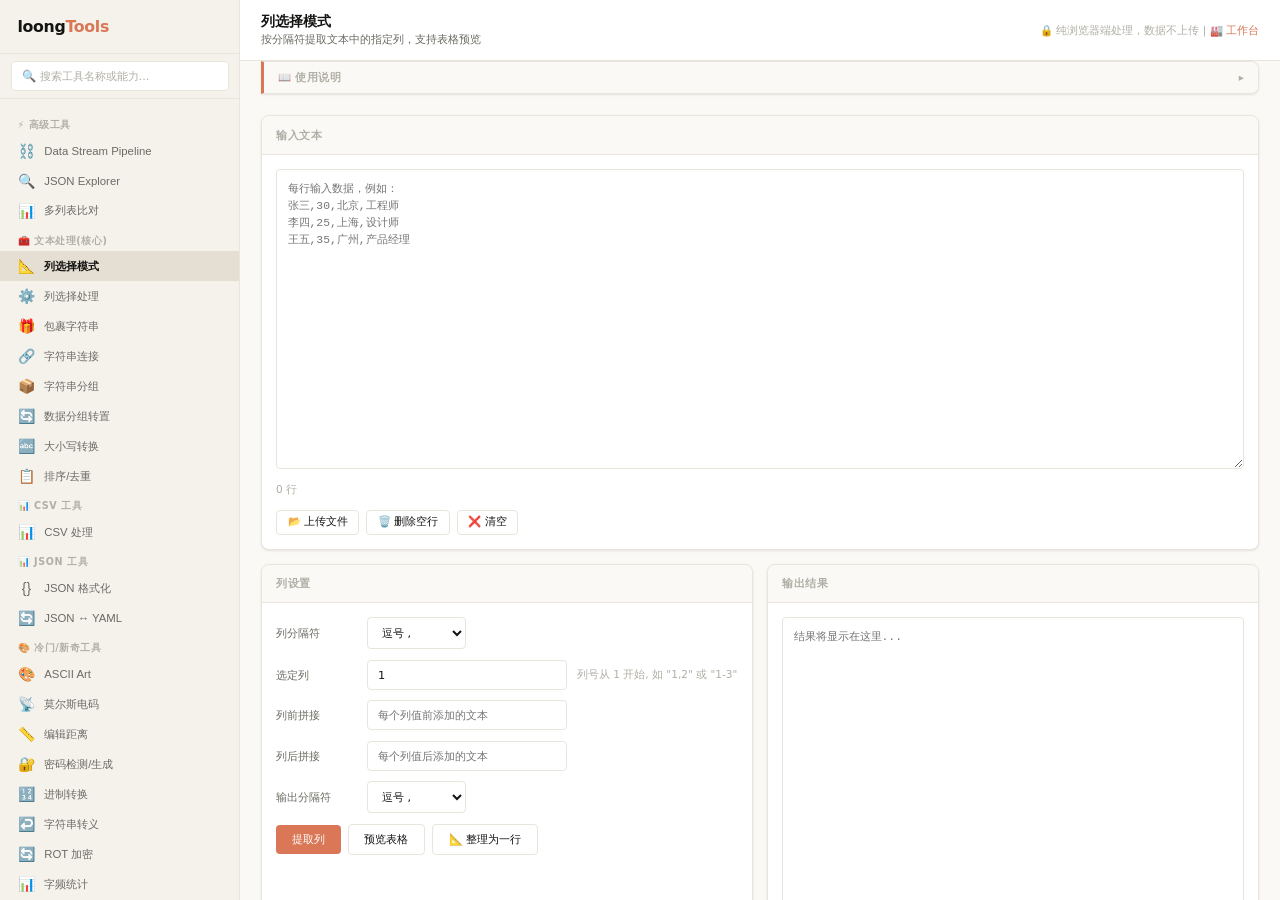
<file: index.html>
<!DOCTYPE html>
<html lang="zh-CN">
<head>
  <meta charset="UTF-8">
  <meta name="viewport" content="width=device-width, initial-scale=1.0">
  <title>loongTools - 开发者工具箱</title>
  <link rel="stylesheet" href="css/style.css">
  <link rel="icon" href="data:image/svg+xml,<svg xmlns=%22http://www.w3.org/2000/svg%22 viewBox=%220 0 100 100%22><text y=%22.9em%22 font-size=%2280%22>🐉</text></svg>">
</head>
<body>
  <div class="layout">
    <!-- Sidebar -->
    <nav class="sidebar">
      <div class="sidebar-logo">
        <h1>loong<span>Tools</span></h1>
      </div>
      <div class="sidebar-search">
        <input type="text" id="tool-search" placeholder="🔍 搜索工具名称或能力..." oninput="filterTools()">
      </div>
      <div class="sidebar-nav">
        <div class="nav-section">⚡ 高级工具</div>
        <button class="nav-item" data-tool="stream" onclick="navigateTo('stream')">
          <span class="icon">⛓️</span> Data Stream Pipeline
        </button>
        <button class="nav-item" data-tool="json-explorer" onclick="navigateTo('json-explorer')">
          <span class="icon">🔍</span> JSON Explorer
        </button>
        <button class="nav-item" data-tool="list-compare" onclick="navigateTo('list-compare')">
          <span class="icon">📊</span> 多列表比对
        </button>

        <div class="nav-section">🧰 文本处理(核心)</div>
        <button class="nav-item" data-tool="col-select" onclick="navigateTo('col-select')">
          <span class="icon">📐</span> 列选择模式
        </button>
        <button class="nav-item" data-tool="col-process" onclick="navigateTo('col-process')">
          <span class="icon">⚙️</span> 列选择处理
        </button>
        <button class="nav-item" data-tool="string-wrap" onclick="navigateTo('string-wrap')">
          <span class="icon">🎁</span> 包裹字符串
        </button>
        <button class="nav-item" data-tool="string-join" onclick="navigateTo('string-join')">
          <span class="icon">🔗</span> 字符串连接
        </button>
        <button class="nav-item" data-tool="line-group" onclick="navigateTo('line-group')">
          <span class="icon">📦</span> 字符串分组
        </button>
        <button class="nav-item" data-tool="group-transpose" onclick="navigateTo('group-transpose')">
          <span class="icon">🔄</span> 数据分组转置
        </button>
        <button class="nav-item" data-tool="case-convert" onclick="navigateTo('case-convert')">
          <span class="icon">🔤</span> 大小写转换
        </button>
        <button class="nav-item" data-tool="text-sort" onclick="navigateTo('text-sort')">
          <span class="icon">📋</span> 排序/去重
        </button>

        <div class="nav-section">📊 CSV 工具</div>
        <button class="nav-item" data-tool="csv-process" onclick="navigateTo('csv-process')">
          <span class="icon">📊</span> CSV 处理
        </button>

        <div class="nav-section">📊 JSON 工具</div>
        <button class="nav-item" data-tool="json" onclick="navigateTo('json')">
          <span class="icon">{} </span> JSON 格式化
        </button>
        <button class="nav-item" data-tool="json-yaml" onclick="navigateTo('json-yaml')">
          <span class="icon">🔄</span> JSON ↔ YAML
        </button>

        <div class="nav-section">🎨 冷门/新奇工具</div>
        <button class="nav-item" data-tool="ascii-art" onclick="navigateTo('ascii-art')">
          <span class="icon">🎨</span> ASCII Art
        </button>
        <button class="nav-item" data-tool="morse" onclick="navigateTo('morse')">
          <span class="icon">📡</span> 莫尔斯电码
        </button>
        <button class="nav-item" data-tool="levenshtein" onclick="navigateTo('levenshtein')">
          <span class="icon">📏</span> 编辑距离
        </button>
        <button class="nav-item" data-tool="password" onclick="navigateTo('password')">
          <span class="icon">🔐</span> 密码检测/生成
        </button>
        <button class="nav-item" data-tool="base-convert" onclick="navigateTo('base-convert')">
          <span class="icon">🔢</span> 进制转换
        </button>
        <button class="nav-item" data-tool="string-escape" onclick="navigateTo('string-escape')">
          <span class="icon">↩️</span> 字符串转义
        </button>
        <button class="nav-item" data-tool="rot" onclick="navigateTo('rot')">
          <span class="icon">🔄</span> ROT 加密
        </button>
        <button class="nav-item" data-tool="wordfreq" onclick="navigateTo('wordfreq')">
          <span class="icon">📊</span> 字频统计
        </button>
        <button class="nav-item" data-tool="roman" onclick="navigateTo('roman')">
          <span class="icon">🏛️</span> 罗马数字
        </button>
        <button class="nav-item" data-tool="text-repeat" onclick="navigateTo('text-repeat')">
          <span class="icon">🔁</span> 文本重复/行号
        </button>
        <button class="nav-item" data-tool="css-units" onclick="navigateTo('css-units')">
          <span class="icon">📐</span> CSS 单位换算
        </button>
        <button class="nav-item" data-tool="color-convert" onclick="navigateTo('color-convert')">
          <span class="icon">🎨</span> 颜色转换
        </button>
        <button class="nav-item" data-tool="spring-boot-banner" onclick="navigateTo('spring-boot-banner')">
          <span class="icon">🍃</span> Spring Boot Banner
        </button>

        <div class="nav-section">🔐 编码解码</div>
        <button class="nav-item" data-tool="base64" onclick="navigateTo('base64')">
          <span class="icon">🔏</span> Base64
        </button>
        <button class="nav-item" data-tool="url" onclick="navigateTo('url')">
          <span class="icon">🔗</span> URL 编码
        </button>
        <button class="nav-item" data-tool="html" onclick="navigateTo('html')">
          <span class="icon">🌐</span> HTML 编码
        </button>

        <div class="nav-section">🔒 安全 & 生成</div>
        <button class="nav-item" data-tool="hash" onclick="navigateTo('hash')">
          <span class="icon">🔑</span> 哈希计算
        </button>
        <button class="nav-item" data-tool="uuid" onclick="navigateTo('uuid')">
          <span class="icon">🆔</span> UUID 生成
        </button>
        <button class="nav-item" data-tool="timestamp" onclick="navigateTo('timestamp')">
          <span class="icon">⏰</span> 时间戳转换
        </button>

        <div class="nav-section">🔍 其他工具</div>
        <button class="nav-item" data-tool="text-diff" onclick="navigateTo('text-diff')">
          <span class="icon">📝</span> 文本对比
        </button>
        <button class="nav-item" data-tool="regex" onclick="navigateTo('regex')">
          <span class="icon">🔬</span> 正则测试
        </button>

        <div class="nav-section">🧪 字符串管道(新)</div>
        <button class="nav-item" data-tool="string-pipeline" onclick="navigateTo('string-pipeline')">
          <span class="icon">⛓️</span> 字符串管道
        </button>

        <div class="nav-section">📦 实用工具</div>
        <button class="nav-item" data-tool="sql-formatter" onclick="navigateTo('sql-formatter')">
          <span class="icon">🗃️</span> SQL 格式化
        </button>
        <button class="nav-item" data-tool="mermaid" onclick="navigateTo('mermaid')">
          <span class="icon">📊</span> Mermaid 图表
        </button>
        <button class="nav-item" data-tool="cron" onclick="navigateTo('cron')">
          <span class="icon">⏰</span> Cron 解析
        </button>
        <button class="nav-item" data-tool="xml-formatter" onclick="navigateTo('xml-formatter')">
          <span class="icon">📄</span> XML 格式化
        </button>
        <button class="nav-item" data-tool="ua-parser" onclick="navigateTo('ua-parser')">
          <span class="icon">🌐</span> UA 解析
        </button>
        <button class="nav-item" data-tool="ascii-table" onclick="navigateTo('ascii-table')">
          <span class="icon">📊</span> ASCII 表格
        </button>
        <button class="nav-item" data-tool="date-format" onclick="navigateTo('date-format')">
          <span class="icon">⏱️</span> 日期格式转换
        </button>

        <div class="nav-section">🧩 冷门工具(续)</div>
        <button class="nav-item" data-tool="http-codes" onclick="navigateTo('http-codes')">
          <span class="icon">🌐</span> HTTP 状态码
        </button>
        <button class="nav-item" data-tool="ascii-codes" onclick="navigateTo('ascii-codes')">
          <span class="icon">🔣</span> ASCII 码表
        </button>
        <button class="nav-item" data-tool="data-size" onclick="navigateTo('data-size')">
          <span class="icon">💾</span> 数据大小换算
        </button>
        <button class="nav-item" data-tool="text-stats" onclick="navigateTo('text-stats')">
          <span class="icon">📈</span> 文本统计
        </button>
        <button class="nav-item" data-tool="time-duration" onclick="navigateTo('time-duration')">
          <span class="icon">⏳</span> 时间间隔换算
        </button>
        <button class="nav-item" data-tool="port-lookup" onclick="navigateTo('port-lookup')">
          <span class="icon">🔌</span> 端口查询
        </button>
      </div>
    </nav>

    <!-- Main Content -->
    <div class="main">
      <header class="header">
        <div>
          <h2><span id="tool-header-name">列选择模式</span></h2>
          <div id="tool-desc" class="tool-desc">按分隔符提取文本中的指定列</div>
        </div>
        <span class="header-desc">🔒 纯浏览器端处理，数据不上传 | <a href="waterfall.html" style="color:var(--accent);text-decoration:none">🏭 工作台</a></span>
      </header>

      <div class="tool-guide">
        <div class="tool-guide-header" onclick="toggleGuide()">
          <span class="tool-guide-title">📖 使用说明</span>
          <span class="tool-guide-toggle" id="guide-toggle">▸</span>
        </div>
        <div class="tool-guide-body" id="guide-body">暂无使用说明</div>
      </div>

      <div class="content">
        <!-- Tool Panels -->
        <div class="tool-panel" id="panel-stream"></div>
        <div class="tool-panel" id="panel-json-explorer"></div>
        <div class="tool-panel" id="panel-list-compare"></div>

        <div class="tool-panel" id="panel-col-select"></div>
        <div class="tool-panel" id="panel-col-process"></div>
        <div class="tool-panel" id="panel-string-wrap"></div>
        <div class="tool-panel" id="panel-string-join"></div>
        <div class="tool-panel" id="panel-line-group"></div>
        <div class="tool-panel" id="panel-group-transpose"></div>
        <div class="tool-panel" id="panel-case-convert"></div>
        <div class="tool-panel" id="panel-text-sort"></div>
        <div class="tool-panel" id="panel-csv-process"></div>
        <div class="tool-panel" id="panel-text-diff"></div>
        <div class="tool-panel" id="panel-regex"></div>
        <div class="tool-panel" id="panel-string-pipeline"></div>

        <div class="tool-panel" id="panel-json"></div>
        <div class="tool-panel" id="panel-json-yaml"></div>

        <div class="tool-panel" id="panel-base64"></div>
        <div class="tool-panel" id="panel-url"></div>
        <div class="tool-panel" id="panel-html"></div>

        <div class="tool-panel" id="panel-hash"></div>
        <div class="tool-panel" id="panel-uuid"></div>
        <div class="tool-panel" id="panel-timestamp"></div>

        <div class="tool-panel" id="panel-ascii-art"></div>
        <div class="tool-panel" id="panel-morse"></div>
        <div class="tool-panel" id="panel-levenshtein"></div>
        <div class="tool-panel" id="panel-password"></div>
        <div class="tool-panel" id="panel-base-convert"></div>
        <div class="tool-panel" id="panel-string-escape"></div>
        <div class="tool-panel" id="panel-rot"></div>
        <div class="tool-panel" id="panel-wordfreq"></div>
        <div class="tool-panel" id="panel-roman"></div>
        <div class="tool-panel" id="panel-text-repeat"></div>
        <div class="tool-panel" id="panel-css-units"></div>
        <div class="tool-panel" id="panel-color-convert"></div>

        <div class="tool-panel" id="panel-sql-formatter"></div>
        <div class="tool-panel" id="panel-mermaid"></div>
        <div class="tool-panel" id="panel-cron"></div>
        <div class="tool-panel" id="panel-xml-formatter"></div>
        <div class="tool-panel" id="panel-ua-parser"></div>
        <div class="tool-panel" id="panel-ascii-table"></div>
        <div class="tool-panel" id="panel-date-format"></div>

        <div class="tool-panel" id="panel-http-codes"></div>
        <div class="tool-panel" id="panel-ascii-codes"></div>
        <div class="tool-panel" id="panel-data-size"></div>
        <div class="tool-panel" id="panel-text-stats"></div>
        <div class="tool-panel" id="panel-time-duration"></div>
        <div class="tool-panel" id="panel-port-lookup"></div>
        <div class="tool-panel" id="panel-spring-boot-banner"></div>
      </div>
    </div>
  </div>

  <div class="toast" id="toast"></div>

  <script src="js/tools/stream-tools.js"></script>
  <script src="js/tools/adv-tools.js"></script>
  <script src="js/tools/text-tools.js"></script>
  <script src="js/tools/csv-tools.js"></script>
  <script src="js/tools/json-tools.js"></script>
  <script src="js/tools/encode-tools.js"></script>
  <script src="js/tools/more-tools.js"></script>
  <script src="js/tools/string-pipeline.js"></script>
  <script src="js/app.js"></script>
</body>
</html>
</file>
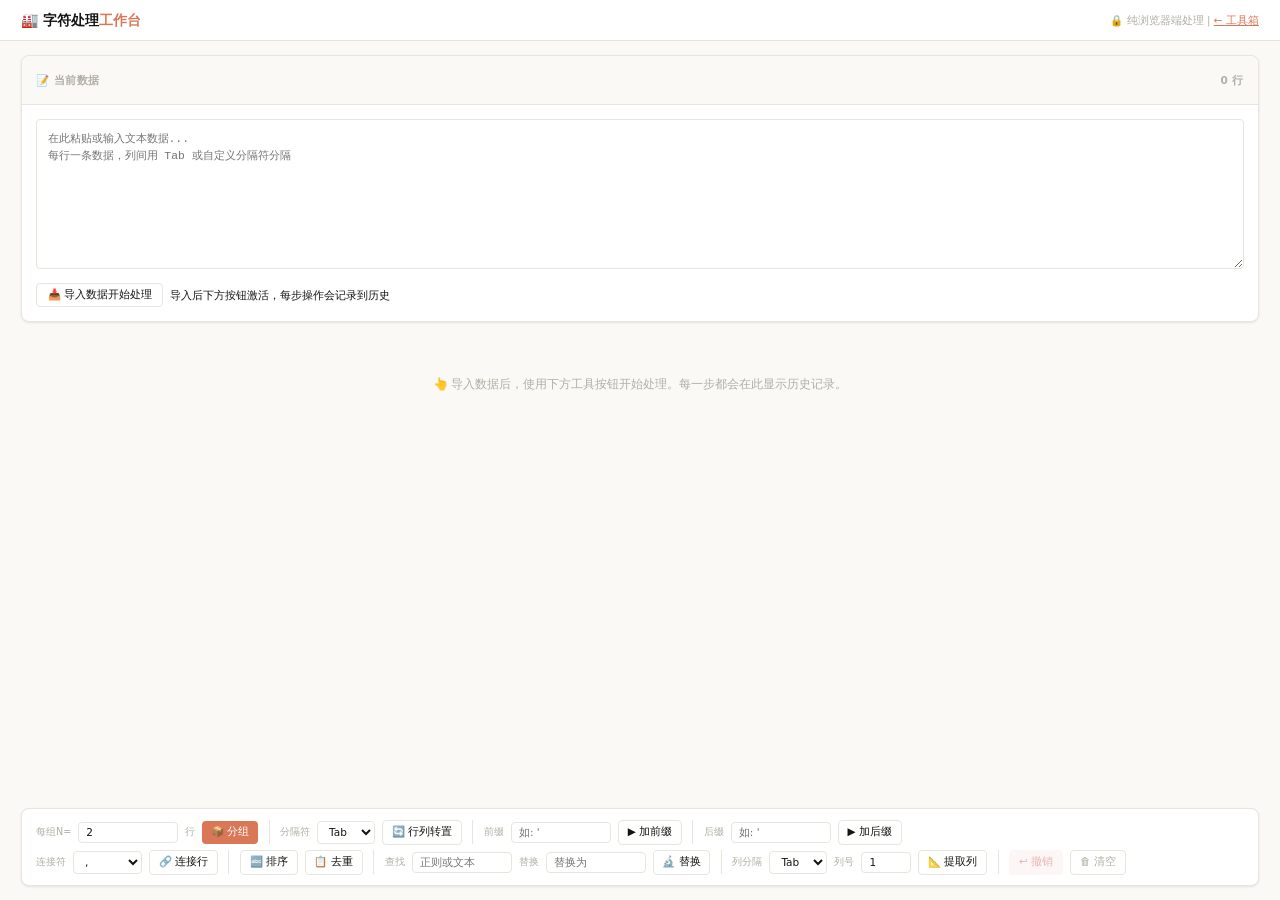
<file: waterfall.html>
<!DOCTYPE html>
<html lang="zh-CN">
<head>
  <meta charset="UTF-8">
  <meta name="viewport" content="width=device-width, initial-scale=1.0">
  <title>字符处理工作台 - loongTools</title>
  <link rel="stylesheet" href="css/style.css">
  <link rel="icon" href="data:image/svg+xml,<svg xmlns=%22http://www.w3.org/2000/svg%22 viewBox=%220 0 100 100%22><text y=%22.9em%22 font-size=%2280%22>🏭</text></svg>">
  <style>
    .wf-layout {
      display: flex;
      flex-direction: column;
      height: 100vh;
      overflow: hidden;
    }
    .wf-header {
      background: var(--surface);
      border-bottom: 1px solid var(--border);
      padding: 0.625rem 1.5rem;
      display: flex;
      align-items: center;
      justify-content: space-between;
      flex-shrink: 0;
    }
    .wf-header h1 {
      font-size: 1rem;
      font-weight: 700;
      color: var(--text);
    }
    .wf-header span { color: var(--accent); }
    .wf-body {
      flex: 1;
      display: flex;
      flex-direction: column;
      overflow: hidden;
      padding: 1rem 1.5rem;
      gap: 0.75rem;
    }
    .wf-data-card {
      flex-shrink: 0;
    }
    .wf-data-card textarea {
      min-height: 150px;
    }
    .wf-history {
      flex: 1;
      overflow-y: auto;
      display: flex;
      flex-direction: column;
      gap: 0.5rem;
      padding-bottom: 0.5rem;
    }
    .wf-history-empty {
      text-align: center;
      padding: 2rem;
      color: var(--text-muted);
      font-size: 0.875rem;
    }
    .wf-step-card {
      background: var(--surface);
      border: 1px solid var(--border);
      border-radius: var(--radius);
      box-shadow: var(--shadow);
      overflow: hidden;
    }
    .wf-step-header {
      display: flex;
      align-items: center;
      justify-content: space-between;
      padding: 0.5rem 0.75rem;
      background: var(--bg);
      border-bottom: 1px solid var(--border);
      font-size: 0.75rem;
    }
    .wf-step-header .step-label {
      font-weight: 600;
      color: var(--accent);
    }
    .wf-step-header .step-time {
      color: var(--text-muted);
      font-size: 0.6875rem;
    }
    .wf-step-body {
      padding: 0.5rem 0.75rem;
    }
    .wf-step-body pre {
      margin: 0;
      font-family: 'SF Mono', SFMono-Regular, Consolas, monospace;
      font-size: 0.75rem;
      line-height: 1.5;
      white-space: pre-wrap;
      word-break: break-all;
      max-height: 150px;
      overflow-y: auto;
      color: var(--text-secondary);
    }
    .wf-step-body .param-info {
      font-size: 0.6875rem;
      color: var(--text-muted);
      margin-bottom: 0.25rem;
    }
    .wf-toolbar {
      flex-shrink: 0;
      background: var(--surface);
      border: 1px solid var(--border);
      border-radius: var(--radius);
      padding: 0.75rem 1rem;
      box-shadow: var(--shadow);
    }
    .wf-toolbar-row {
      display: flex;
      flex-wrap: wrap;
      gap: 0.5rem;
      align-items: center;
      margin-bottom: 0.375rem;
    }
    .wf-toolbar-row:last-child {
      margin-bottom: 0;
    }
    .wf-toolbar-sep {
      width: 1px;
      height: 24px;
      background: var(--border);
      margin: 0 0.25rem;
    }
    .wf-toolbar input[type="text"],
    .wf-toolbar input[type="number"] {
      width: 100px;
      padding: 0.25rem 0.5rem;
      font-size: 0.75rem;
    }
    .wf-toolbar select {
      padding: 0.25rem 0.5rem;
      font-size: 0.75rem;
    }
    .wf-toolbar .btn {
      padding: 0.3125rem 0.625rem;
      font-size: 0.75rem;
    }
    .wf-toolbar label {
      font-size: 0.6875rem;
      color: var(--text-muted);
      white-space: nowrap;
    }
    .wf-data-bar {
      display: flex;
      justify-content: space-between;
      align-items: center;
    }
    .btn-undo {
      background: var(--red-bg);
      color: var(--red);
      border-color: transparent;
    }
    .btn-undo:hover {
      background: #f5d5d5;
    }
    .btn-undo:disabled {
      opacity: 0.4;
      cursor: not-allowed;
    }
    @media (max-width: 768px) {
      .wf-body {
        padding: 0.5rem;
      }
      .wf-toolbar {
        padding: 0.5rem;
      }
      .wf-toolbar-row {
        gap: 0.25rem;
      }
      .wf-toolbar input[type="text"],
      .wf-toolbar input[type="number"] {
        width: 60px;
      }
    }
  </style>
</head>
<body>
  <div class="wf-layout">
    <header class="wf-header">
      <h1>🏭 字符处理<span>工作台</span></h1>
      <span style="font-size:0.75rem;color:var(--text-muted)">🔒 纯浏览器端处理 | <a href="index.html" style="color:var(--accent)">← 工具箱</a></span>
    </header>

    <div class="wf-body">
      <!-- 当前数据 -->
      <div class="card wf-data-card">
        <div class="card-header">
          <div class="wf-data-bar" style="width:100%">
            <span>📝 当前数据</span>
            <span class="status-bar" id="wf-status" style="margin:0">0 行</span>
          </div>
        </div>
        <div class="card-body">
          <textarea id="wf-input" class="large" placeholder="在此粘贴或输入文本数据...&#10;每行一条数据，列间用 Tab 或自定义分隔符分隔"></textarea>
          <div class="btn-group mt-2">
            <button class="btn btn-sm" onclick="Waterfall.importData()">📥 导入数据开始处理</button>
            <span class="hint" style="font-size:0.75rem">导入后下方按钮激活，每步操作会记录到历史</span>
          </div>
        </div>
      </div>

      <!-- 操作历史 -->
      <div class="wf-history" id="wf-history">
        <div class="wf-history-empty" id="wf-history-empty">
          👆 导入数据后，使用下方工具按钮开始处理。每一步都会在此显示历史记录。
        </div>
      </div>

      <!-- 操作工具栏 -->
      <div class="wf-toolbar" id="wf-toolbar">
        <div class="wf-toolbar-row">
          <label>每组N=</label>
          <input type="number" id="wf-param-group-size" value="2" min="1" max="10000" title="每组行数">
          <label>行</label>
          <button class="btn btn-sm btn-primary" onclick="Waterfall.doGroup()" id="btn-group" disabled>📦 分组</button>

          <span class="wf-toolbar-sep"></span>

          <label>分隔符</label>
          <select id="wf-param-transpose-delim" title="转置分隔符">
            <option value="\t" selected>Tab</option>
            <option value=",">,</option>
            <option value="|">|</option>
            <option value=" ">空格</option>
          </select>
          <button class="btn btn-sm" onclick="Waterfall.doTranspose()" id="btn-transpose" disabled>🔄 行列转置</button>

          <span class="wf-toolbar-sep"></span>

          <label>前缀</label>
          <input type="text" id="wf-param-prefix" value="" placeholder="如: '" title="添加前缀">
          <button class="btn btn-sm" onclick="Waterfall.doPrefix()" id="btn-prefix" disabled>▶ 加前缀</button>

          <span class="wf-toolbar-sep"></span>

          <label>后缀</label>
          <input type="text" id="wf-param-suffix" value="" placeholder="如: '" title="添加后缀">
          <button class="btn btn-sm" onclick="Waterfall.doSuffix()" id="btn-suffix" disabled>▶ 加后缀</button>
        </div>
        <div class="wf-toolbar-row">
          <label>连接符</label>
          <select id="wf-param-join-sep" title="行连接符">
            <option value=",">,</option>
            <option value="\t">Tab</option>
            <option value="|">|</option>
            <option value=" ">空格</option>
            <option value="custom">自定义</option>
          </select>
          <input type="text" id="wf-param-join-custom" value="" placeholder="自定义" style="display:none;width:80px">
          <button class="btn btn-sm" onclick="Waterfall.doJoin()" id="btn-join" disabled>🔗 连接行</button>

          <span class="wf-toolbar-sep"></span>

          <button class="btn btn-sm" onclick="Waterfall.doSort()" id="btn-sort" disabled>🔤 排序</button>
          <button class="btn btn-sm" onclick="Waterfall.doDedup()" id="btn-dedup" disabled>📋 去重</button>

          <span class="wf-toolbar-sep"></span>

          <label>查找</label>
          <input type="text" id="wf-param-find" value="" placeholder="正则或文本" title="查找内容">
          <label>替换</label>
          <input type="text" id="wf-param-replace" value="" placeholder="替换为" title="替换为">
          <button class="btn btn-sm" onclick="Waterfall.doReplace()" id="btn-replace" disabled>🔬 替换</button>

          <span class="wf-toolbar-sep"></span>

          <label>列分隔</label>
          <select id="wf-param-col-delim" title="按列拆分时的分隔符">
            <option value="\t" selected>Tab</option>
            <option value=",">,</option>
            <option value="|">|</option>
            <option value=" ">空格</option>
          </select>
          <label>列号</label>
          <input type="number" id="wf-param-col-idx" value="1" min="1" style="width:50px" title="提取第几列（从1开始）">
          <button class="btn btn-sm" onclick="Waterfall.doExtractCol()" id="btn-extract-col" disabled>📐 提取列</button>

          <span class="wf-toolbar-sep"></span>

          <button class="btn btn-sm btn-undo" onclick="Waterfall.undo()" id="btn-undo" disabled>↩ 撤销</button>
          <button class="btn btn-sm" onclick="Waterfall.clearAll()" id="btn-clear" style="color:var(--text-muted)">🗑 清空</button>
        </div>
      </div>
    </div>
  </div>

  <div class="toast" id="toast"></div>

  <script src="js/waterfall.js"></script>
</body>
</html>
</file>
<file: css/style.css>
:root {
  --bg: #faf9f5;
  --surface: #ffffff;
  --border: #e8e6dc;
  --text: #141413;
  --text-secondary: #6b6a63;
  --text-muted: #b0aea5;
  --accent: #d97757;
  --accent-hover: #c4613f;
  --accent-bg: #fdf0ea;
  --green: #788c5d;
  --green-bg: #eef2e8;
  --red: #c44;
  --red-bg: #fceaea;
  --blue: #5a7c9e;
  --blue-bg: #eaf0f5;
  --header-bg: #141413;
  --header-text: #faf9f5;
  --sidebar-bg: #f5f2ec;
  --sidebar-hover: #ede8df;
  --sidebar-active: #e5ded3;
  --radius: 8px;
  --radius-sm: 4px;
  --shadow: 0 1px 3px rgba(0,0,0,0.06), 0 1px 2px rgba(0,0,0,0.04);
  --shadow-lg: 0 4px 12px rgba(0,0,0,0.08);
}

*, *::before, *::after {
  box-sizing: border-box;
  margin: 0;
  padding: 0;
}

html, body {
  height: 100%;
  font-family: -apple-system, BlinkMacSystemFont, 'Segoe UI', system-ui, 'Noto Sans SC', 'PingFang SC', 'Microsoft YaHei', sans-serif;
  background: var(--bg);
  color: var(--text);
  font-size: 14px;
  line-height: 1.6;
}

.layout {
  display: flex;
  height: 100vh;
  overflow: hidden;
}

.sidebar {
  width: 240px;
  background: var(--sidebar-bg);
  border-right: 1px solid var(--border);
  display: flex;
  flex-direction: column;
  flex-shrink: 0;
  overflow-y: auto;
}

.sidebar-logo {
  padding: 1rem 1.25rem;
  border-bottom: 1px solid var(--border);
}

.sidebar-logo h1 {
  font-family: -apple-system, BlinkMacSystemFont, 'Segoe UI', system-ui, sans-serif;
  font-size: 1.125rem;
  font-weight: 700;
  color: var(--text);
  letter-spacing: -0.02em;
}

.sidebar-logo span {
  color: var(--accent);
}

.sidebar-search {
  padding: 0.5rem 0.75rem;
  border-bottom: 1px solid var(--border);
}

.sidebar-search input {
  width: 100%;
  padding: 0.375rem 0.625rem;
  border: 1px solid var(--border);
  border-radius: var(--radius-sm);
  font-size: 0.75rem;
  font-family: inherit;
  background: var(--surface);
  color: var(--text);
  outline: none;
  transition: border-color 0.12s, box-shadow 0.12s;
}

.sidebar-search input:focus {
  border-color: var(--accent);
  box-shadow: 0 0 0 2px rgba(217, 119, 87, 0.1);
}

.sidebar-search input::placeholder {
  color: var(--text-muted);
}

.sidebar-nav {
  padding: 0.75rem 0;
  flex: 1;
}

.nav-section {
  padding: 0.5rem 1.25rem 0.25rem;
  font-size: 0.6875rem;
  font-weight: 600;
  text-transform: uppercase;
  letter-spacing: 0.06em;
  color: var(--text-muted);
}

.nav-item {
  display: flex;
  align-items: center;
  gap: 0.625rem;
  padding: 0.5rem 1.25rem;
  cursor: pointer;
  color: var(--text-secondary);
  font-size: 0.8125rem;
  font-weight: 500;
  transition: all 0.12s;
  text-decoration: none;
  border: none;
  background: none;
  width: 100%;
  text-align: left;
}

.nav-item:hover {
  background: var(--sidebar-hover);
  color: var(--text);
}

.nav-item.active {
  background: var(--sidebar-active);
  color: var(--text);
  font-weight: 600;
}

.nav-item .icon {
  width: 18px;
  text-align: center;
  font-size: 1rem;
  flex-shrink: 0;
}

.main {
  flex: 1;
  display: flex;
  flex-direction: column;
  overflow: hidden;
}

.header {
  background: var(--surface);
  border-bottom: 1px solid var(--border);
  padding: 0.875rem 1.5rem;
  display: flex;
  align-items: center;
  justify-content: space-between;
  flex-shrink: 0;
  gap: 1rem;
}

.header h2 {
  font-size: 1rem;
  font-weight: 600;
  color: var(--text);
  line-height: 1.3;
}

.header-desc {
  font-size: 0.75rem;
  color: var(--text-muted);
  white-space: nowrap;
  flex-shrink: 0;
}

.tool-desc {
  font-size: 0.75rem;
  color: var(--text-secondary);
  margin-top: 1px;
  font-weight: 400;
}

.tool-guide {
  background: var(--surface);
  border-left: 3px solid var(--accent);
  border-right: 1px solid var(--border);
  border-top: 1px solid var(--border);
  border-bottom: 1px solid var(--border);
  border-radius: 0 var(--radius) var(--radius) 0;
  margin: 0 1.5rem;
  box-shadow: var(--shadow);
  overflow: hidden;
}

.tool-guide-header {
  display: flex;
  justify-content: space-between;
  align-items: center;
  padding: 0.5rem 1rem;
  cursor: pointer;
  user-select: none;
  background: var(--bg);
  transition: background 0.12s;
}

.tool-guide-header:hover {
  background: var(--sidebar-hover);
}

.tool-guide-title {
  font-size: 0.75rem;
  font-weight: 600;
  color: var(--text-muted);
  letter-spacing: 0.04em;
}

.tool-guide-toggle {
  color: var(--text-muted);
  font-size: 0.75rem;
  transition: transform 0.15s;
}

.tool-guide-body {
  padding: 0 1rem 0.75rem;
  font-size: 0.8125rem;
  line-height: 1.7;
  color: var(--text-secondary);
  display: none;
}

.tool-guide-body.open {
  display: block;
}

.content {
  flex: 1;
  overflow-y: auto;
  padding: 1.5rem;
}

.tool-panel {
  display: none;
}

.tool-panel.active {
  display: block;
}

.card {
  background: var(--surface);
  border: 1px solid var(--border);
  border-radius: var(--radius);
  box-shadow: var(--shadow);
  margin-bottom: 1rem;
}

.card-header {
  padding: 0.75rem 1rem;
  font-size: 0.75rem;
  font-weight: 600;
  text-transform: uppercase;
  letter-spacing: 0.05em;
  color: var(--text-muted);
  border-bottom: 1px solid var(--border);
  background: var(--bg);
  border-radius: var(--radius) var(--radius) 0 0;
}

.card-body {
  padding: 1rem;
}

.grid-2 {
  display: grid;
  grid-template-columns: 1fr 1fr;
  gap: 1rem;
}

.grid-3 {
  display: grid;
  grid-template-columns: 1fr 1fr 1fr;
  gap: 1rem;
}

textarea, .textarea {
  width: 100%;
  min-height: 120px;
  padding: 0.75rem;
  border: 1px solid var(--border);
  border-radius: var(--radius-sm);
  font-family: 'SF Mono', SFMono-Regular, Consolas, 'Liberation Mono', Menlo, monospace;
  font-size: 0.8125rem;
  line-height: 1.5;
  color: var(--text);
  background: var(--surface);
  resize: vertical;
  transition: border-color 0.12s, box-shadow 0.12s;
}

textarea:focus {
  outline: none;
  border-color: var(--accent);
  box-shadow: 0 0 0 3px rgba(217, 119, 87, 0.1);
}

textarea.large {
  min-height: 300px;
}

input[type="text"],
input[type="number"],
input[type="password"],
select {
  padding: 0.5rem 0.75rem;
  border: 1px solid var(--border);
  border-radius: var(--radius-sm);
  font-family: inherit;
  font-size: 0.8125rem;
  color: var(--text);
  background: var(--surface);
  transition: border-color 0.12s, box-shadow 0.12s;
}

input:focus, select:focus {
  outline: none;
  border-color: var(--accent);
  box-shadow: 0 0 0 3px rgba(217, 119, 87, 0.1);
}

.btn {
  padding: 0.5rem 1.125rem;
  border: 1px solid var(--border);
  border-radius: var(--radius-sm);
  background: var(--surface);
  cursor: pointer;
  font-family: inherit;
  font-size: 0.8125rem;
  font-weight: 500;
  color: var(--text);
  transition: all 0.12s;
  display: inline-flex;
  align-items: center;
  gap: 0.375rem;
  white-space: nowrap;
}

.btn:hover {
  background: var(--bg);
  border-color: #ddd;
}

.btn-primary {
  background: var(--accent);
  color: white;
  border: none;
}

.btn-primary:hover {
  background: var(--accent-hover);
}

.btn-green {
  background: var(--green);
  color: white;
  border: none;
}

.btn-green:hover {
  background: #6a7e50;
}

.btn-sm {
  padding: 0.3125rem 0.75rem;
  font-size: 0.75rem;
}

.btn-xs {
  padding: 0.1875rem 0.5rem;
  font-size: 0.6875rem;
  border-radius: 3px;
}

.btn-group {
  display: flex;
  gap: 0.5rem;
  flex-wrap: wrap;
  align-items: center;
}

.form-row {
  display: flex;
  align-items: center;
  gap: 0.75rem;
  margin-bottom: 0.75rem;
  flex-wrap: wrap;
}

.form-row label {
  font-size: 0.8125rem;
  font-weight: 500;
  color: var(--text-secondary);
  min-width: 80px;
}

.form-row .hint {
  font-size: 0.75rem;
  color: var(--text-muted);
}

.badge {
  display: inline-flex;
  align-items: center;
  padding: 0.125rem 0.5rem;
  border-radius: 9999px;
  font-size: 0.6875rem;
  font-weight: 600;
}

.badge-success {
  background: var(--green-bg);
  color: var(--green);
}

.badge-danger {
  background: var(--red-bg);
  color: var(--red);
}

.badge-info {
  background: var(--blue-bg);
  color: var(--blue);
}

.toast {
  position: fixed;
  bottom: 2rem;
  left: 50%;
  transform: translateX(-50%);
  background: var(--header-bg);
  color: var(--header-text);
  padding: 0.625rem 1.25rem;
  border-radius: var(--radius);
  font-size: 0.8125rem;
  opacity: 0;
  transition: opacity 0.25s;
  pointer-events: none;
  z-index: 200;
  box-shadow: var(--shadow-lg);
}

.toast.visible {
  opacity: 1;
}

pre.code-block {
  background: #1a1a1a;
  color: #e8e6dc;
  padding: 1rem;
  border-radius: var(--radius-sm);
  font-family: 'SF Mono', monospace;
  font-size: 0.8125rem;
  line-height: 1.5;
  overflow-x: auto;
  white-space: pre-wrap;
  word-break: break-word;
  max-height: 400px;
  overflow-y: auto;
}

pre.code-block.light {
  background: var(--bg);
  color: var(--text);
  border: 1px solid var(--border);
}

.status-bar {
  display: flex;
  align-items: center;
  gap: 0.5rem;
  font-size: 0.75rem;
  color: var(--text-muted);
  padding: 0.375rem 0;
}

.tab-bar {
  display: flex;
  border-bottom: 1px solid var(--border);
  margin-bottom: 1rem;
  gap: 0;
}

.tab-item {
  padding: 0.5rem 1rem;
  font-size: 0.8125rem;
  font-weight: 500;
  color: var(--text-secondary);
  cursor: pointer;
  border-bottom: 2px solid transparent;
  transition: all 0.12s;
  background: none;
  border-top: none;
  border-left: none;
  border-right: none;
  font-family: inherit;
}

.tab-item:hover {
  color: var(--text);
}

.tab-item.active {
  color: var(--accent);
  border-bottom-color: var(--accent);
}

.tab-content {
  display: none;
}

.tab-content.active {
  display: block;
}

.copy-btn {
  position: absolute;
  top: 0.5rem;
  right: 0.5rem;
  padding: 0.25rem 0.625rem;
  font-size: 0.6875rem;
  background: rgba(255,255,255,0.15);
  color: #ccc;
  border: 1px solid rgba(255,255,255,0.2);
  border-radius: var(--radius-sm);
  cursor: pointer;
  transition: all 0.12s;
}

.copy-btn:hover {
  background: rgba(255,255,255,0.25);
  color: #fff;
}

.output-wrap {
  position: relative;
}

.option-group {
  display: flex;
  flex-wrap: wrap;
  gap: 0.75rem;
  align-items: center;
}

.option-group label {
  font-size: 0.8125rem;
  color: var(--text-secondary);
}

.option-group input[type="checkbox"] {
  accent-color: var(--accent);
}

.table-wrap {
  overflow-x: auto;
}

table {
  border-collapse: collapse;
  font-size: 0.8125rem;
  width: 100%;
}

th, td {
  padding: 0.5rem 0.75rem;
  text-align: left;
  border: 1px solid var(--border);
}

th {
  font-weight: 600;
  background: var(--bg);
  font-size: 0.75rem;
  text-transform: uppercase;
  letter-spacing: 0.04em;
  color: var(--text-secondary);
}

tr:hover {
  background: var(--bg);
}

.empty-state {
  text-align: center;
  padding: 2rem;
  color: var(--text-muted);
  font-size: 0.875rem;
}

.ml-auto {
  margin-left: auto;
}

.flex {
  display: flex;
}

.flex-col {
  flex-direction: column;
}

.gap-2 {
  gap: 0.5rem;
}

.gap-3 {
  gap: 0.75rem;
}

.items-center {
  align-items: center;
}

.mt-2 {
  margin-top: 0.5rem;
}

.mb-2 {
  margin-bottom: 0.5rem;
}

.w-full {
  width: 100%;
}

.text-sm {
  font-size: 0.8125rem;
}

.text-xs {
  font-size: 0.75rem;
}

.text-muted {
  color: var(--text-muted);
}

.text-secondary {
  color: var(--text-secondary);
}

.text-center {
  text-align: center;
}

.relative {
  position: relative;
}

.inline-code {
  background: rgba(0,0,0,0.06);
  padding: 0.125rem 0.375rem;
  border-radius: 3px;
  font-family: 'SF Mono', monospace;
  font-size: 0.8125rem;
}

/* JSON Explorer Tree */
.je-toggle { cursor:pointer; user-select:none; color:var(--text-muted); font-size:10px; margin-right:4px; }
.je-toggle:hover { color:var(--text); }
.je-key { color:#5a7c9e; cursor:pointer; }
.je-key:hover { text-decoration:underline; }
.je-val { cursor:pointer; padding:1px 4px; border-radius:3px; transition:all 0.15s; }
.je-val:hover { background:var(--accent-bg); }
.je-str { color:#788c5d; }
.je-prim { color:#d97757; }
.je-bracket { color:var(--text-muted); font-size:0.75rem; }
.je-highlight { background:#fff3cd !important; outline:2px solid #d4a017; border-radius:3px; }
.je-extracted { background:#e8f0e8 !important; outline:2px solid var(--green); border-radius:3px; }
.je-children { padding-left:0; }
.je-node:hover { background:#f5f2ec; border-radius:3px; }

@media (max-width: 768px) {
  .sidebar {
    width: 200px;
  }
  .grid-2, .grid-3 {
    grid-template-columns: 1fr;
  }
  .content {
    padding: 1rem;
  }
}

/* CSV 预览表格 */
.preview-table {
  width: 100%;
  border-collapse: collapse;
  margin-top: 0.5rem;
}

.preview-table th,
.preview-table td {
  padding: 0.5rem;
  border: 1px solid var(--border);
  text-align: left;
  white-space: nowrap;
}

.preview-table th {
  background: var(--sidebar-bg);
  font-weight: 600;
  position: sticky;
  top: 0;
}

.preview-table tr:hover {
  background: var(--accent-bg);
}

/* ========== String Pipeline ========== */
.sp-step {
  border: 1px solid var(--border);
  border-radius: var(--radius);
  margin-bottom: 0.5rem;
  background: var(--surface);
  position: relative;
}
.sp-step::before {
  content: '↓';
  display: block;
  text-align: center;
  color: var(--text-muted);
  font-size: 0.75rem;
  padding: 2px 0;
  position: absolute;
  top: -18px;
  left: 50%;
  transform: translateX(-50%);
}
.sp-step:first-child::before {
  display: none;
}
.sp-step-header {
  display: flex;
  align-items: center;
  gap: 0.5rem;
  padding: 0.5rem 0.75rem;
  background: var(--sidebar-bg);
  border-radius: var(--radius) var(--radius) 0 0;
  cursor: default;
}
.sp-step-num {
  font-weight: 700;
  color: var(--accent);
  font-size: 0.8125rem;
  min-width: 1.5rem;
}
.sp-step-label {
  flex: 1;
  font-size: 0.8125rem;
  font-weight: 600;
}
.sp-step-actions {
  display: flex;
  gap: 2px;
}
.sp-step-actions .btn-xs {
  padding: 2px 6px;
  font-size: 0.75rem;
}
.sp-step-actions .btn-xs[disabled] {
  opacity: 0.3;
  cursor: not-allowed;
}
.sp-step-config {
  padding: 0.5rem 0.75rem;
  display: flex;
  align-items: center;
  gap: 0.5rem;
  flex-wrap: wrap;
  font-size: 0.8125rem;
}
.sp-step-config select,
.sp-step-config input {
  font-size: 0.8125rem;
  padding: 2px 6px;
  border: 1px solid var(--border);
  border-radius: var(--radius-sm);
  background: var(--surface);
}
.sp-step-preview {
  border-top: 1px dashed var(--border);
}
.sp-step-preview-header {
  padding: 4px 0.75rem;
  font-size: 0.75rem;
  color: var(--text-secondary);
  cursor: pointer;
  user-select: none;
}
.sp-step-preview-header:hover {
  color: var(--accent);
}
.sp-intermediate-item {
  margin-bottom: 0.5rem;
  border-left: 3px solid var(--accent);
  padding-left: 0.5rem;
}
.sp-intermediate-header {
  font-size: 0.8125rem;
  font-weight: 600;
  cursor: pointer;
  display: flex;
  justify-content: space-between;
  align-items: center;
  padding: 0.25rem 0;
  user-select: none;
}
.sp-intermediate-header:hover {
  color: var(--accent);
}
.btn-xs {
  padding: 2px 8px;
  font-size: 0.75rem;
  border: 1px solid var(--border);
  border-radius: var(--radius-sm);
  background: var(--surface);
  cursor: pointer;
}
.btn-xs:hover {
  background: var(--sidebar-bg);
}
.btn-xs.btn-danger {
  color: var(--red);
  border-color: var(--red);
}
.btn-xs.btn-danger:hover {
  background: var(--red-bg);
}

/* 步骤拖拽 */
.sp-step[draggable="true"] { cursor: default; }
.sp-step[draggable="true"] .sp-step-header { cursor: grab; }
.sp-step[draggable="true"]:active .sp-step-header { cursor: grabbing; }
.sp-step[draggable="true"]:active { opacity: 0.7; border-color: var(--accent); }
.sp-step.drag-over { border-color: var(--accent); box-shadow: var(--shadow-lg); }
.sp-step .sp-note-text { border: none; background: var(--sidebar-bg); font-size: 0.8125rem; padding: 2px 6px; border-radius: var(--radius-sm); width: 100%; min-width: 120px; }
.sp-saved-item { margin-bottom: 0.5rem; border-left: 3px solid var(--green); padding-left: 0.5rem; }
.sp-saved-header { display: flex; align-items: center; gap: 0.5rem; font-size: 0.8125rem; }
.sp-saved-name { font-weight: 600; cursor: pointer; }
</file>
